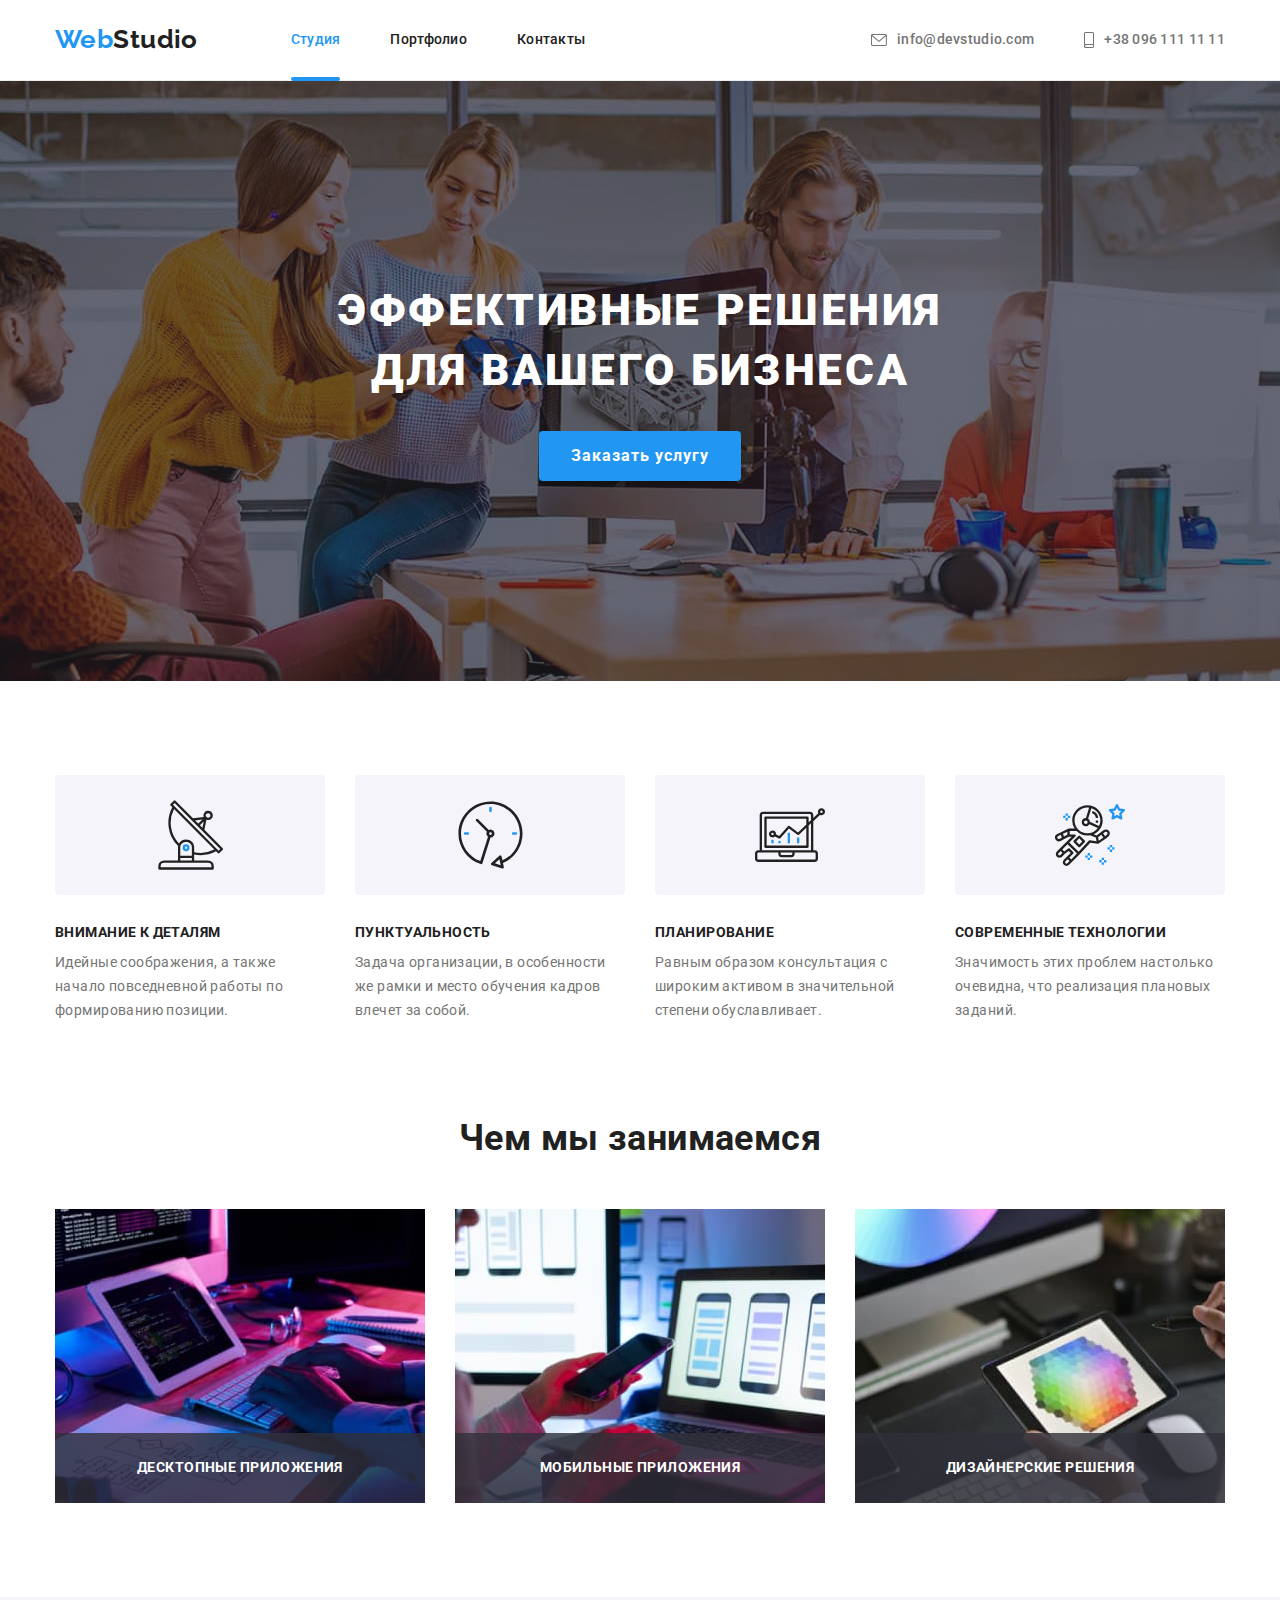
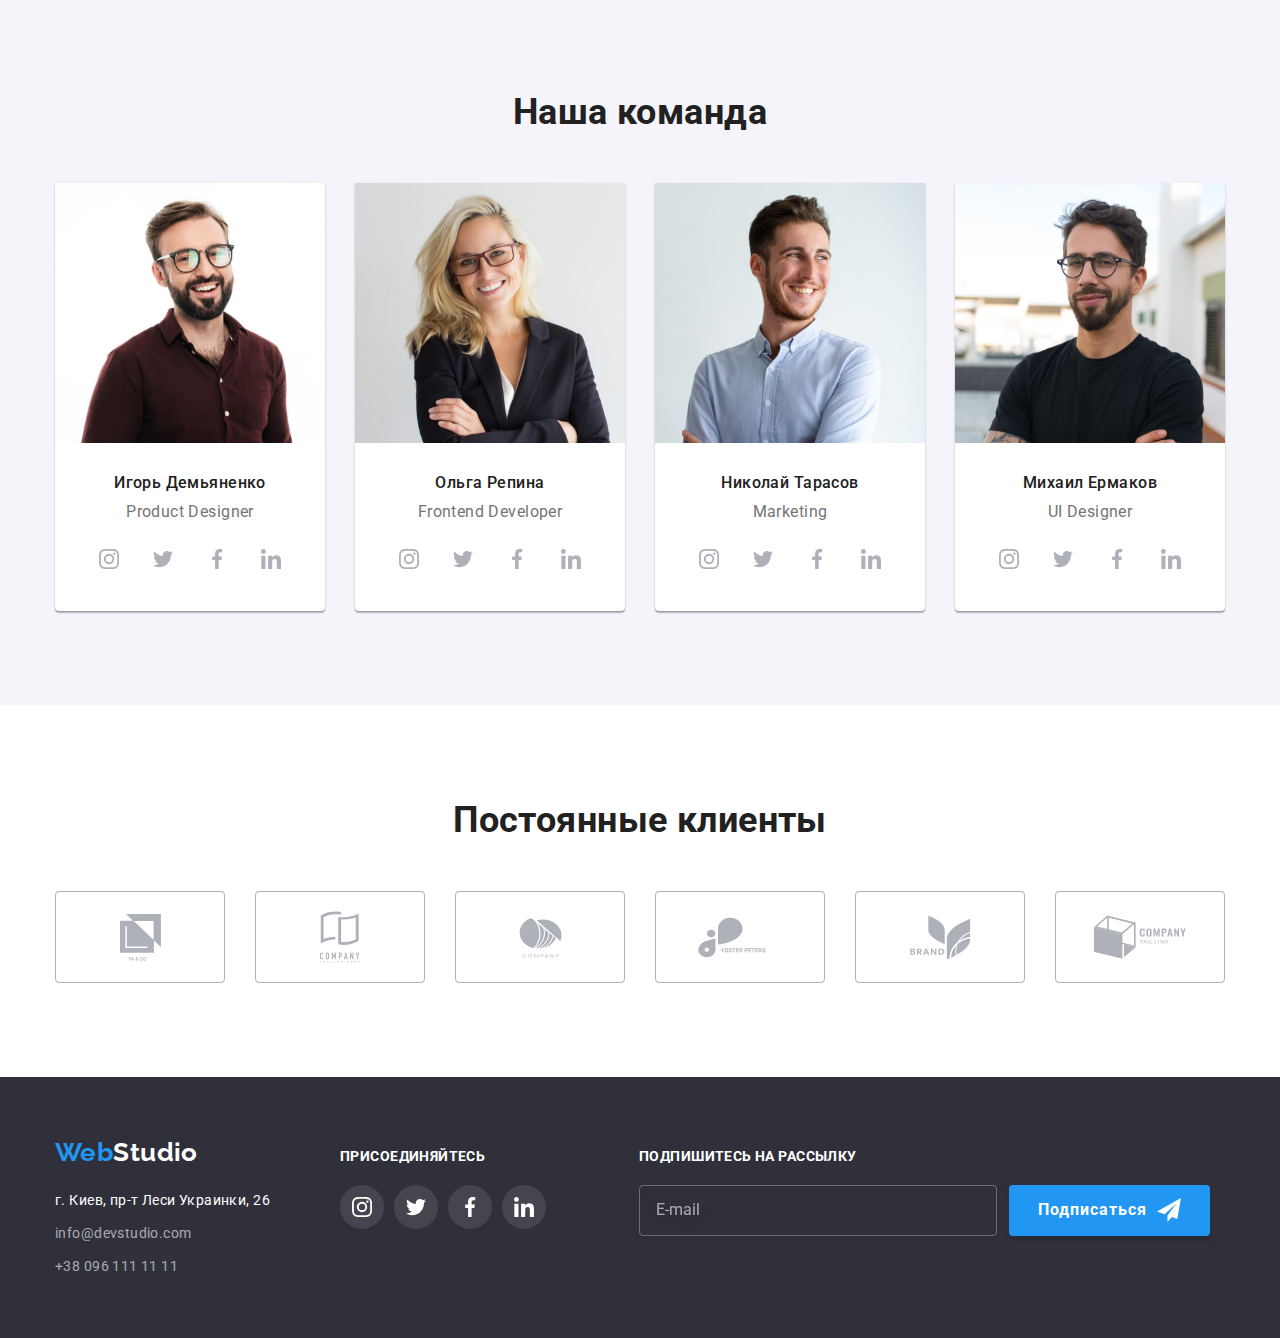
<file: index.html>
<!DOCTYPE html>
<html lang="ru">
  <head>
    <meta charset="UTF-8" />
    <meta http-equiv="X-UA-Compatible" content="IE=edge" />
    <meta name="viewport" content="width=device-width, initial-scale=1.0" />
    <title>Document</title>
    <link rel="preconnect" href="https://fonts.googleapis.com" />
    <link rel="preconnect" href="https://fonts.gstatic.com" crossorigin />
    <link
      href="https://fonts.googleapis.com/css2?family=Raleway:wght@700&family=Roboto:wght@400;500;700;900&display=swap"
      rel="stylesheet"
    />
    <link
      rel="stylesheet"
      href="https://cdnjs.cloudflare.com/ajax/libs/modern-normalize/1.1.0/modern-normalize.min.css"
    />
    <link rel="stylesheet" href="./css/style.css" />
  </head>
  <body>
    <!-- Шапка сайта -->
    <header class="page-header">
      <div class="main-nav container">
        <nav class="main-nav">
          <a href="./index.html" lang="en" class="logo">
            <span class="logo-accent">Web</span>Studio</a
          >
          <ul class="site-nav list">
            <li class="item"><a href="./index.html" class="site-nav-link current">Студия</a></li>
            <li class="item"><a href="./portfolio.html" class="site-nav-link">Портфолио</a></li>
            <li class="item"><a href="" class="site-nav-link">Контакты</a></li>
          </ul>
        </nav>

        <ul class="main-contact list">
          <li class="item">
            <a href="mailto:info@devstudio.com" class="main-contact-link">
              <svg class="main-contact-icon" width="16" height="12">
                <use href="./images/icons.svg#icon-envelope"></use></svg
              >info@devstudio.com</a
            >
          </li>
          <li class="item">
            <a href="tel:+380961111111" class="main-contact-link">
              <svg class="main-contact-icon" width="10" height="16">
                <use href="./images/icons.svg#icon-smartphone"></use></svg
              >+38 096 111 11 11</a
            >
          </li>
        </ul>
      </div>
    </header>
    <main>
      <!-- Секция герой -->
      <section class="hero">
        <div class="container">
          <h1 class="hero-title">ЭФФЕКТИВНЫЕ РЕШЕНИЯ ДЛЯ ВАШЕГО БИЗНЕСА</h1>
          <button data-modal-open type="button" class="hero-button">Заказать услугу</button>
        </div>
      </section>
      <!-- Качества команды -->
      <section class="quality-section section">
        <div class="container">
          <h2 class="section-title" hidden>Качества команды</h2>
          <ul class="quality-list list">
            <li class="quality-item">
              <div class="quality-thumb">
                <svg class="quality-icon" width="65" height="70">
                  <use href="./images/icons.svg#icon-Group"></use>
                </svg>
              </div>
              <h3 class="quality-list-title">ВНИМАНИЕ К ДЕТАЛЯМ</h3>
              <p class="qulity-list-text">
                Идейные соображения, а также начало повседневной работы по формированию позиции.
              </p>
            </li>

            <li class="quality-item">
              <div class="quality-thumb">
                <svg class="quality-icon" width="67" height="70">
                  <use href="./images/icons.svg#icon-clock-1"></use>
                </svg>
              </div>
              <h3 class="quality-list-title">ПУНКТУАЛЬНОСТЬ</h3>
              <p class="qulity-list-text">
                Задача организации, в особенности же рамки и место обучения кадров влечет за собой.
              </p>
            </li>

            <li class="quality-item">
              <div class="quality-thumb">
                <svg class="quality-icon" width="70" height="70">
                  <use href="./images/icons.svg#icon-diagram-1"></use>
                </svg>
              </div>
              <h3 class="quality-list-title">ПЛАНИРОВАНИЕ</h3>
              <p class="qulity-list-text">
                Равным образом консультация с широким активом в значительной степени обуславливает.
              </p>
            </li>

            <li class="quality-item">
              <div class="quality-thumb">
                <svg class="quality-icon" width="70" height="70">
                  <use href="./images/icons.svg#icon-astronaut-1"></use>
                </svg>
              </div>
              <h3 class="quality-list-title">СОВРЕМЕННЫЕ ТЕХНОЛОГИИ</h3>
              <p class="qulity-list-text">
                Значимость этих проблем настолько очевидна, что реализация плановых заданий.
              </p>
            </li>
          </ul>
        </div>
      </section>
      <!-- Чем мы занимаемся -->
      <section class="working-section">
        <div class="container">
          <h2 class="section-title">Чем мы занимаемся</h2>
          <ul class="working-list list">
            <li class="working-item">
              <div class="working-card">
                <img src="./images/development.jpg" alt="верстка" width="370" height="294" />
                <div class="card-caption-box">
                  <p class="card-caption">Десктопные приложения</p>
                </div>
              </div>
            </li>
            <li class="working-item">
              <div class="working-card">
                <img src="./images/design.jpg" alt="дизайн" width="370" height="294" />
                <div class="card-caption-box">
                  <p class="card-caption">Мобильные приложения</p>
                </div>
              </div>
            </li>
            <li class="working-item">
              <div class="working-card">
                <img
                  src="./images/colorpalette.jpg"
                  alt="внешнее оформление"
                  width="370"
                  height="294"
                />
                <div class="card-caption-box">
                  <p class="card-caption">Дизайнерские решения</p>
                </div>
              </div>
            </li>
          </ul>
        </div>
      </section>
      <!-- Наша команда -->
      <section class="team-section section">
        <div class="container">
          <h2 class="section-title">Наша команда</h2>
          <ul class="team-list list">
            <li class="team-list-item">
              <img src="./images/igor.jpg" alt="Член команды Игорь Демьяненко" width="270" />
              <div class="team-signature">
                <h3 class="team-list-name">Игорь Демьяненко</h3>
                <p class="team-list-position" lang="en">Product Designer</p>
                <ul class="social-networks list">
                  <li class="social-item">
                    <a
                      href=""
                      target="_blank"
                      rel="nofollow noreferrer noopener"
                      class="social-link"
                    >
                      <svg class="social-icon">
                        <use href="./images/icons.svg#icon-instagram-2"></use>
                      </svg>
                    </a>
                  </li>
                  <li class="social-item">
                    <a
                      href=""
                      target="_blank"
                      rel="nofollow noreferrer noopener"
                      class="social-link"
                    >
                      <svg class="social-icon">
                        <use href="./images/icons.svg#icon-twitter-1"></use>
                      </svg>
                    </a>
                  </li>
                  <li class="social-item">
                    <a
                      href=""
                      target="_blank"
                      rel="nofollow noreferrer noopener"
                      class="social-link"
                    >
                      <svg class="social-icon">
                        <use href="./images/icons.svg#icon-facebook-1"></use>
                      </svg>
                    </a>
                  </li>
                  <li class="social-item">
                    <a
                      href=""
                      target="_blank"
                      rel="nofollow noreferrer noopener"
                      class="social-link"
                    >
                      <svg class="social-icon">
                        <use href="./images/icons.svg#icon-linkedin-1"></use>
                      </svg>
                    </a>
                  </li>
                </ul>
              </div>
            </li>
            <li class="team-list-item">
              <img src="./images/olga.jpg" alt="Член команды Ольга Репина" width="270" />
              <div class="team-signature">
                <h3 class="team-list-name">Ольга Репина</h3>
                <p class="team-list-position" lang="en">Frontend Developer</p>
                <ul class="social-networks list">
                  <li class="social-item">
                    <a
                      href=""
                      target="_blank"
                      rel="nofollow noreferrer noopener"
                      class="social-link"
                    >
                      <svg class="social-icon">
                        <use href="./images/icons.svg#icon-instagram-2"></use>
                      </svg>
                    </a>
                  </li>
                  <li class="social-item">
                    <a
                      href=""
                      target="_blank"
                      rel="nofollow noreferrer noopener"
                      class="social-link"
                    >
                      <svg class="social-icon">
                        <use href="./images/icons.svg#icon-twitter-1"></use>
                      </svg>
                    </a>
                  </li>
                  <li class="social-item">
                    <a
                      href=""
                      target="_blank"
                      rel="nofollow noreferrer noopener"
                      class="social-link"
                    >
                      <svg class="social-icon">
                        <use href="./images/icons.svg#icon-facebook-1"></use>
                      </svg>
                    </a>
                  </li>
                  <li class="social-item">
                    <a
                      href=""
                      target="_blank"
                      rel="nofollow noreferrer noopener"
                      class="social-link"
                    >
                      <svg class="social-icon">
                        <use href="./images/icons.svg#icon-linkedin-1"></use>
                      </svg>
                    </a>
                  </li>
                </ul>
              </div>
            </li>
            <li class="team-list-item">
              <img src="./images/nicolas.jpg" alt="Член команды Николай Тарасов" width="270" />
              <div class="team-signature">
                <h3 class="team-list-name">Николай Тарасов</h3>
                <p class="team-list-position" lang="en">Marketing</p>
                <ul class="social-networks list">
                  <li class="social-item">
                    <a
                      href=""
                      target="_blank"
                      rel="nofollow noreferrer noopener"
                      class="social-link"
                    >
                      <svg class="social-icon">
                        <use href="./images/icons.svg#icon-instagram-2"></use>
                      </svg>
                    </a>
                  </li>
                  <li class="social-item">
                    <a
                      href=""
                      target="_blank"
                      rel="nofollow noreferrer noopener"
                      class="social-link"
                    >
                      <svg class="social-icon">
                        <use href="./images/icons.svg#icon-twitter-1"></use>
                      </svg>
                    </a>
                  </li>
                  <li class="social-item">
                    <a
                      href=""
                      target="_blank"
                      rel="nofollow noreferrer noopener"
                      class="social-link"
                    >
                      <svg class="social-icon">
                        <use href="./images/icons.svg#icon-facebook-1"></use>
                      </svg>
                    </a>
                  </li>
                  <li class="social-item">
                    <a
                      href=""
                      target="_blank"
                      rel="nofollow noreferrer noopener"
                      class="social-link"
                    >
                      <svg class="social-icon">
                        <use href="./images/icons.svg#icon-linkedin-1"></use>
                      </svg>
                    </a>
                  </li>
                </ul>
              </div>
            </li>
            <li class="team-list-item">
              <img src="./images/misha.jpg" alt="Член команды Михаил Ермаков" width="270" />
              <div class="team-signature">
                <h3 class="team-list-name">Михаил Ермаков</h3>
                <p class="team-list-position" lang="en">UI Designer</p>
                <ul class="social-networks list">
                  <li class="social-item">
                    <a
                      href=""
                      target="_blank"
                      rel="nofollow noreferrer noopener"
                      class="social-link"
                    >
                      <svg class="social-icon">
                        <use href="./images/icons.svg#icon-instagram-2"></use>
                      </svg>
                    </a>
                  </li>
                  <li class="social-item">
                    <a
                      href=""
                      target="_blank"
                      rel="nofollow noreferrer noopener"
                      class="social-link"
                    >
                      <svg class="social-icon">
                        <use href="./images/icons.svg#icon-twitter-1"></use>
                      </svg>
                    </a>
                  </li>
                  <li class="social-item">
                    <a
                      href=""
                      target="_blank"
                      rel="nofollow noreferrer noopener"
                      class="social-link"
                    >
                      <svg class="social-icon">
                        <use href="./images/icons.svg#icon-facebook-1"></use>
                      </svg>
                    </a>
                  </li>
                  <li class="social-item">
                    <a
                      href=""
                      target="_blank"
                      rel="nofollow noreferrer noopener"
                      class="social-link"
                    >
                      <svg class="social-icon">
                        <use href="./images/icons.svg#icon-linkedin-1"></use>
                      </svg>
                    </a>
                  </li>
                </ul>
              </div>
            </li>
          </ul>
        </div>
      </section>
      <section class="clients section">
        <div class="container">
          <h2 class="clients-title">Постоянные клиенты</h2>
          <ul class="clients-list list">
            <li class="clients-item">
              <a href="" target="_blank" rel="nofollow noreferrer noopener" class="clients-link">
                <svg class="clients-icon" width="41" height="47">
                  <use href="./images/icons.svg#icon-group-1"></use>
                </svg>
              </a>
            </li>
            <li class="clients-item">
              <a href="" target="_blank" rel="nofollow noreferrer noopener" class="clients-link">
                <svg class="clients-icon" width="40" height="52">
                  <use href="./images/icons.svg#icon-group-2"></use>
                </svg>
              </a>
            </li>
            <li class="clients-item">
              <a href="" target="_blank" rel="nofollow noreferrer noopener" class="clients-link">
                <svg class="clients-icon" width="43" height="41">
                  <use href="./images/icons.svg#icon-group-3"></use>
                </svg>
              </a>
            </li>
            <li class="clients-item">
              <a href="" target="_blank" rel="nofollow noreferrer noopener" class="clients-link">
                <svg class="clients-icon" width="84" height="41">
                  <use href="./images/icons.svg#icon-group-4"></use>
                </svg>
              </a>
            </li>
            <li class="clients-item">
              <a href="" target="_blank" rel="nofollow noreferrer noopener" class="clients-link">
                <svg class="clients-icon" width="63" height="45">
                  <use href="./images/icons.svg#icon-group-5"></use>
                </svg>
              </a>
            </li>
            <li class="clients-item">
              <a href="" target="_blank" rel="nofollow noreferrer noopener" class="clients-link">
                <svg class="clients-icon" width="94" height="44">
                  <use href="./images/icons.svg#icon-group-6"></use>
                </svg>
              </a>
            </li>
          </ul>
        </div>
      </section>
    </main>

    <!-- Подвал сайта -->
    <footer class="footer">
      <div class="container footer-flex">
        <div class="footer-box">
          <a href="./index.html" lang="en" class="logo">
            <span class="logo-accent">Web</span>Studio</a
          >
          <address>
            <ul class="address list">
              <li class="address-item">
                <a
                  class="address-link"
                  href="https://goo.gl/maps/cTay3ysUZgRBHp5K7"
                  target="_blank"
                  rel="noopener noreferrer"
                  >г. Киев, пр-т Леси Украинки, 26</a
                >
              </li>
              <li class="address-item">
                <a class="address-link" href="mailto:info@devstudio.com">info@devstudio.com</a>
              </li>
              <li class="address-item">
                <a class="address-link" href="tel:+380961111111">+38 096 111 11 11</a>
              </li>
            </ul>
          </address>
        </div>
        <div class="join-box">
          <strong class="join-title">Присоединяйтесь</strong>
          <ul class="footer-social-networks list">
            <li class="footer-social-item">
              <a
                href=""
                target="_blank"
                rel="nofollow noreferrer noopener"
                class="footer-social-link"
              >
                <svg class="footer-social-icon">
                  <use href="./images/icons.svg#icon-instagram-2"></use>
                </svg>
              </a>
            </li>
            <li class="footer-social-item">
              <a
                href=""
                target="_blank"
                rel="nofollow noreferrer noopener"
                class="footer-social-link"
              >
                <svg class="footer-social-icon">
                  <use href="./images/icons.svg#icon-twitter-1"></use>
                </svg>
              </a>
            </li>
            <li class="footer-social-item">
              <a
                href=""
                target="_blank"
                rel="nofollow noreferrer noopener"
                class="footer-social-link"
              >
                <svg class="footer-social-icon">
                  <use href="./images/icons.svg#icon-facebook-1"></use>
                </svg>
              </a>
            </li>
            <li class="footer-social-item">
              <a
                href=""
                target="_blank"
                rel="nofollow noreferrer noopener"
                class="footer-social-link"
              >
                <svg class="footer-social-icon">
                  <use href="./images/icons.svg#icon-linkedin-1"></use>
                </svg>
              </a>
            </li>
          </ul>
        </div>
        <div class="subscribe-box">
          <strong class="subscribe-title">Подпишитесь на рассылку</strong>
          <div class="form-box">
            <form class="footer-form">
              <label>
                <input class="subscribe-input" type="email" name="email" placeholder="E-mail" />
              </label>
            </form>
            <button type="submit" class="subscribe-button">
              Подписаться
              <svg class="subscribe-icon" width="24" height="24">
                <use href="./images/icons.svg#icon-send"></use>
              </svg>
            </button>
          </div>
        </div>
      </div>
    </footer>

    <!--Модальное окно-->
    <div class="backdrop is-hidden" data-modal>
      <div class="modal">
        <form class="modal-form">
          <strong class="modal-title">Оставьте свои данные, мы вам перезвоним</strong>

          <label class="form-field">
            <span class="form-label">Имя</span>
            <svg class="modal-svg" width="18" height="18">
              <use href="./images/icons.svg#icon-person-black"></use>
            </svg>
            <input class="modal-input" type="text" name="name" />
          </label>

          <label class="form-field">
            <span class="form-label">Телефон</span>
            <svg class="modal-svg" width="18" height="18">
              <use href="./images/icons.svg#icon-phone-black"></use></svg
            ><input class="modal-input" type="tel" name="phone_number" />
          </label>

          <label class="form-field">
            <span class="form-label">Почта</span>
            <svg class="modal-svg" width="18" height="18">
              <use href="./images/icons.svg#icon-email-black"></use></svg
            ><input class="modal-input" type="email" name="email" />
          </label>

          <label class="form-field"
            ><span class="form-label">Комментарий</span>
            <textarea
              class="form-comment"
              name="comment"
              rows="6"
              placeholder="Введите текст"
            ></textarea>
          </label>
          <label class="checkbox-field">
            <input type="checkbox" class="checkbox" name="check-mark" />
            <svg class="icon-frame" width="16" height="15">
              <use href="./images/icons.svg#icon-frame"></use>
            </svg>
            <svg class="icon-check" width="16" height="15">
              <use href="./images/icons.svg#icon-check"></use>
            </svg>
            <span class="checkbox-label">Соглашаюсь с рассылкой и принимаю</span>
            <a class="terms-link" href="" target="_blank"> Условия договора</a>
          </label>
          <button type="submit" class="send-button">Отправить</button>
        </form>
        <button data-modal-close type="button" class="close-button">
          <svg class="modal-icon" width="18" height="18">
            <use href="./images/icons.svg#icon-close"></use>
          </svg>
        </button>
      </div>
    </div>
    <script src="./js/modal.js"></script>
  </body>
</html>
</file>
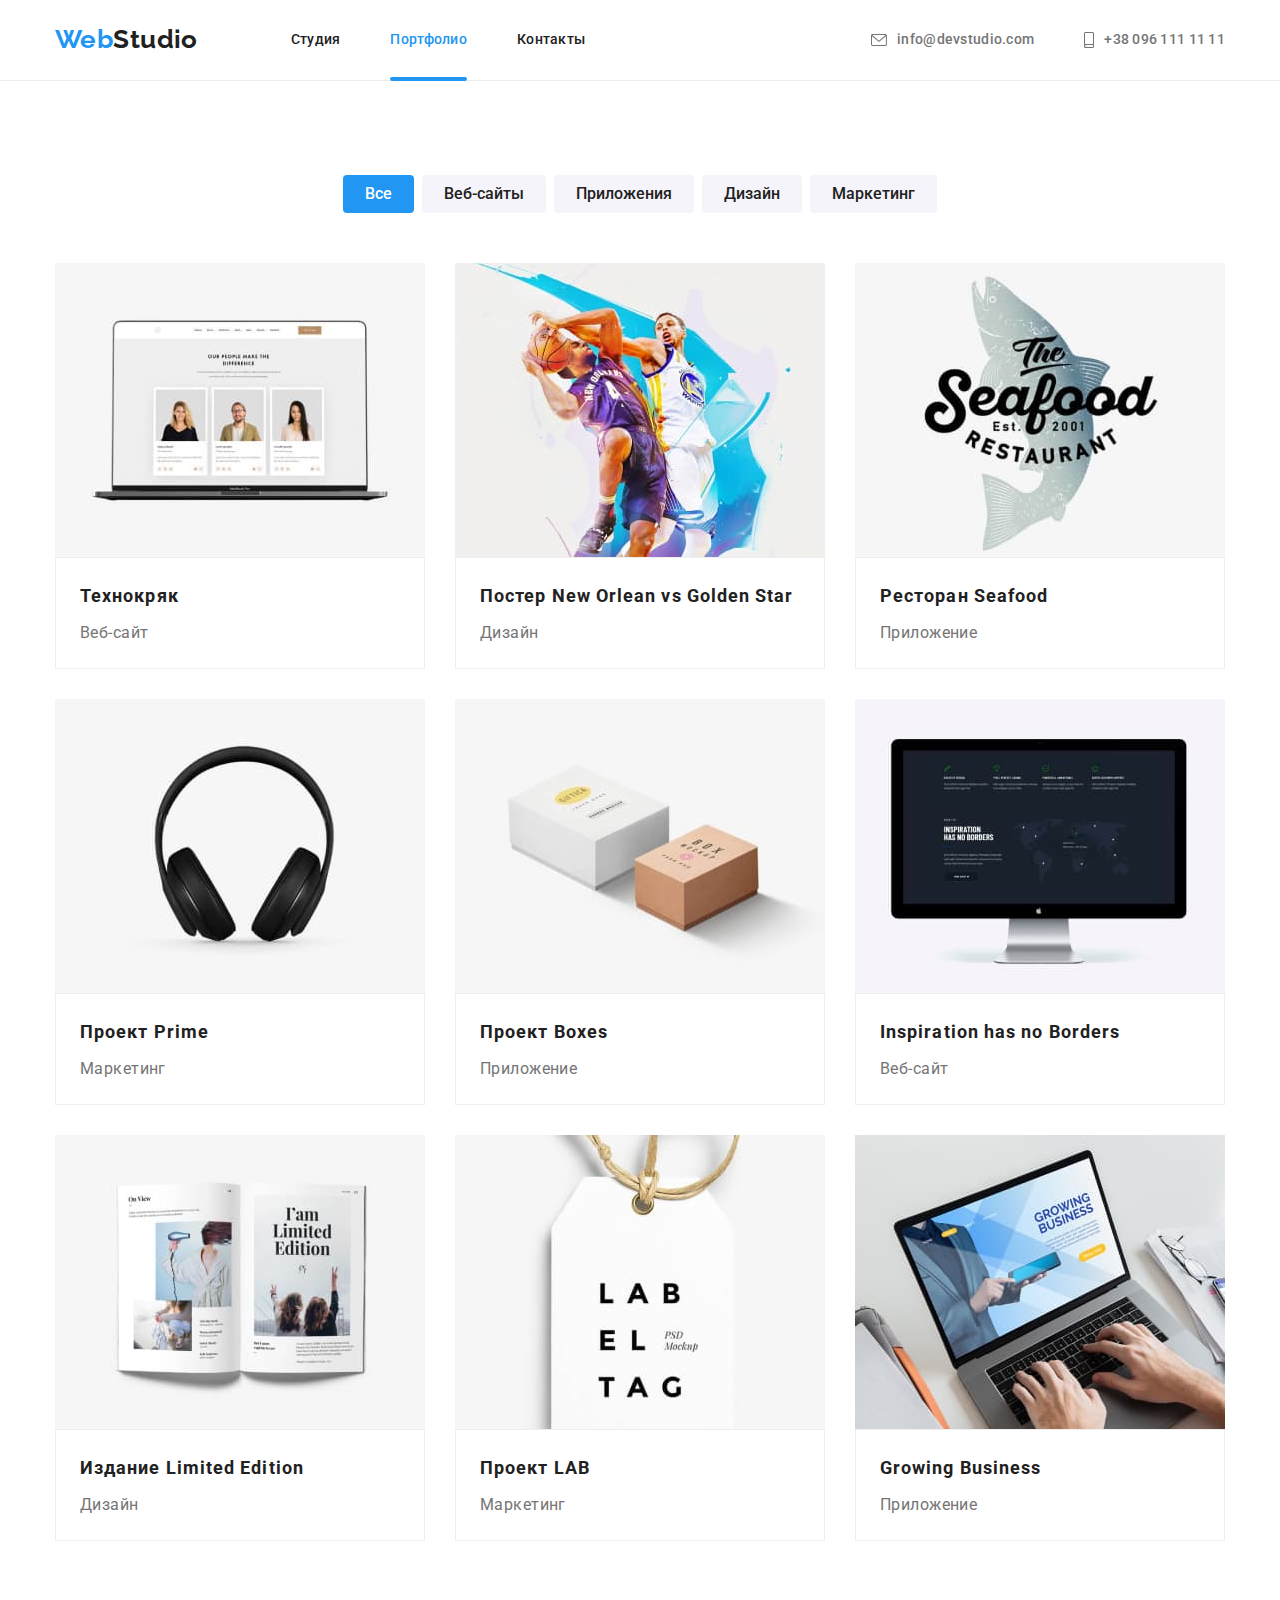
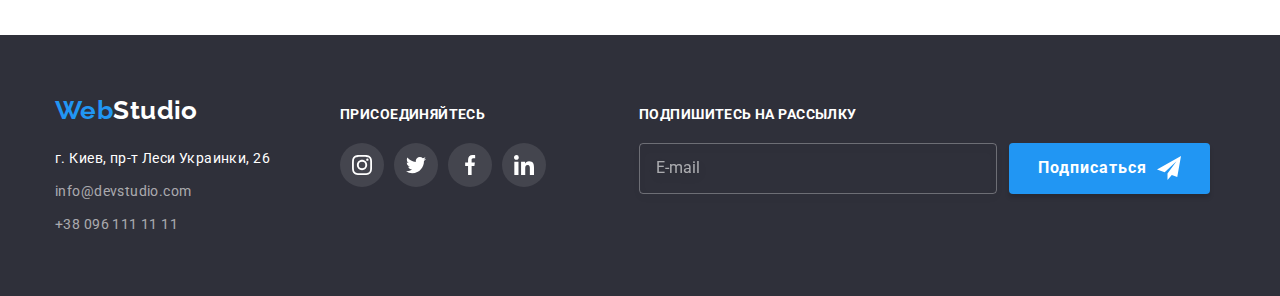
<file: portfolio.html>
<!DOCTYPE html>
<html lang="ru">
  <head>
    <meta charset="UTF-8" />
    <meta http-equiv="X-UA-Compatible" content="IE=edge" />
    <meta name="viewport" content="width=device-width, initial-scale=1.0" />
    <title>Document</title>
    <link rel="preconnect" href="https://fonts.googleapis.com" />
    <link rel="preconnect" href="https://fonts.gstatic.com" crossorigin />
    <link
      href="https://fonts.googleapis.com/css2?family=Raleway:wght@700&family=Roboto:wght@400;500;700;900&display=swap"
      rel="stylesheet"
    />
    <link
      rel="stylesheet"
      href="https://cdnjs.cloudflare.com/ajax/libs/modern-normalize/1.1.0/modern-normalize.min.css"
    />
    <link rel="stylesheet" href="./css/style.css" />
  </head>

  <body>
    <!-- Шапка сайта -->
    <header class="page-header">
      <div class="main-nav container">
        <nav class="main-nav">
          <a href="./index.html" lang="en" class="logo">
            <span class="logo-accent">Web</span>Studio</a
          >
          <ul class="site-nav list">
            <li class="item"><a href="./index.html" class="site-nav-link">Студия</a></li>
            <li class="item">
              <a href="./portfolio.html" class="site-nav-link current">Портфолио</a>
            </li>
            <li class="item"><a href="" class="site-nav-link">Контакты</a></li>
          </ul>
        </nav>

        <ul class="main-contact list">
          <li class="item">
            <a href="mailto:info@devstudio.com" class="main-contact-link">
              <svg class="main-contact-icon" width="16" height="12">
                <use href="./images/icons.svg#icon-envelope"></use></svg
              >info@devstudio.com</a
            >
          </li>
          <li class="item">
            <a href="tel:+380961111111" class="main-contact-link">
              <svg class="main-contact-icon" width="10" height="16">
                <use href="./images/icons.svg#icon-smartphone"></use></svg
              >+38 096 111 11 11</a
            >
          </li>
        </ul>
      </div>
    </header>

    <!-- Главный контент страницы -->
    <!-- Список проектов -->
    <main>
      <section class="section">
        <h1 hidden>Список проектов</h1>
        <ul class="filter list container">
          <li class="filter-item"><button type="button" class="button current">Все</button></li>
          <li class="filter-item"><button type="button" class="button">Веб-сайты</button></li>
          <li class="filter-item"><button type="button" class="button">Приложения</button></li>
          <li class="filter-item"><button type="button" class="button">Дизайн</button></li>
          <li class="filter-item"><button type="button" class="button">Маркетинг</button></li>
        </ul>

        <ul class="projects list container">
          <li class="projects-item">
            <a href="" class="link"
              ><div class="projects-thumb">
                <img src="./images/techpark.jpg" alt="Сайт Технокряк" width="370" />
                <div class="projects-overlay">
                  <p class="pre-text">
                    Ресурс предлагает комплексные предложения с разным уровнем функционала и
                    сервисов. Все это позволит посетителю получить исчерпывающие сведения о компании
                    или частном лице.
                  </p>
                </div>
              </div>

              <div class="card-description">
                <h2 class="projects-title">Технокряк</h2>
                <p class="projects-type">Веб-сайт</p>
              </div>
            </a>
          </li>
          <li class="projects-item">
            <a href="" class="link"
              ><div class="projects-thumb">
                <img
                  src="./images/neworleanposter.jpg"
                  alt="Постер команды Нью Орлеан"
                  width="370"
                />
                <div class="projects-overlay">
                  <p class="pre-text">
                    Ресурс предлагает комплексные предложения с разным уровнем функционала и
                    сервисов. Все это позволит посетителю получить исчерпывающие сведения о компании
                    или частном лице.
                  </p>
                </div>
              </div>
              <div class="card-description">
                <h2 class="projects-title">
                  Постер <span lang="en"> New Orlean vs Golden Star</span>
                </h2>
                <p class="projects-type">Дизайн</p>
              </div>
            </a>
          </li>
          <li class="projects-item">
            <a href="" class="link"
              ><div class="projects-thumb">
                <img src="./images/seafood.jpg" alt="Постер ресторана SeaFood" width="370" />
                <div class="projects-overlay">
                  <p class="pre-text">
                    Ресурс предлагает комплексные предложения с разным уровнем функционала и
                    сервисов. Все это позволит посетителю получить исчерпывающие сведения о компании
                    или частном лице.
                  </p>
                </div>
              </div>
              <div class="card-description">
                <h2 class="projects-title">Ресторан <span lang="en">Seafood</span></h2>
                <p class="projects-type">Приложение</p>
              </div>
            </a>
          </li>
          <li class="projects-item">
            <a href="" class="link"
              ><div class="projects-thumb">
                <img src="./images/projectprime.jpg" alt="Лого проекта Prime" width="370" />
                <div class="projects-overlay">
                  <p class="pre-text">
                    Ресурс предлагает комплексные предложения с разным уровнем функционала и
                    сервисов. Все это позволит посетителю получить исчерпывающие сведения о компании
                    или частном лице.
                  </p>
                </div>
              </div>
              <div class="card-description">
                <h2 class="projects-title">Проект <span lang="en">Prime</span></h2>
                <p class="projects-type">Маркетинг</p>
              </div>
            </a>
          </li>
          <li class="projects-item">
            <a href="" class="link"
              ><div class="projects-thumb">
                <img src="./images/projectboxes.jpg" alt="Лого проекта Boxes" width="370" />
                <div class="projects-overlay">
                  <p class="pre-text">
                    Ресурс предлагает комплексные предложения с разным уровнем функционала и
                    сервисов. Все это позволит посетителю получить исчерпывающие сведения о компании
                    или частном лице.
                  </p>
                </div>
              </div>
              <div class="card-description">
                <h2 class="projects-title">Проект <span lang="en">Boxes</span></h2>
                <p class="projects-type">Приложение</p>
              </div>
            </a>
          </li>
          <li class="projects-item">
            <a href="" class="link"
              ><div class="projects-thumb">
                <img
                  src="./images/websaitinspiration.jpg"
                  alt="Сайт Inspiration has no Borders"
                  width="370"
                />
                <div class="projects-overlay">
                  <p class="pre-text">
                    Ресурс предлагает комплексные предложения с разным уровнем функционала и
                    сервисов. Все это позволит посетителю получить исчерпывающие сведения о компании
                    или частном лице.
                  </p>
                </div>
              </div>
              <div class="card-description">
                <h2 class="projects-title" lang="en">Inspiration has no Borders</h2>
                <p class="projects-type">Веб-сайт</p>
              </div>
            </a>
          </li>
          <li class="projects-item">
            <a href="" class="link"
              ><div class="projects-thumb">
                <img
                  src="./images/limitededition.jpg"
                  alt="Журнал со старницей издания Limited Edition"
                  width="370"
                />
                <div class="projects-overlay">
                  <p class="pre-text">
                    Ресурс предлагает комплексные предложения с разным уровнем функционала и
                    сервисов. Все это позволит посетителю получить исчерпывающие сведения о компании
                    или частном лице.
                  </p>
                </div>
              </div>
              <div class="card-description">
                <h2 class="projects-title">Издание <span lang="en">Limited Edition</span></h2>
                <p class="projects-type">Дизайн</p>
              </div>
            </a>
          </li>
          <li class="projects-item">
            <a href="" class="link"
              ><div class="projects-thumb">
                <img src="./images/projectlab.jpg" alt="<Бирка LABELTAG" width="370" />
                <div class="projects-overlay">
                  <p class="pre-text">
                    Ресурс предлагает комплексные предложения с разным уровнем функционала и
                    сервисов. Все это позволит посетителю получить исчерпывающие сведения о компании
                    или частном лице.
                  </p>
                </div>
              </div>
              <div class="card-description">
                <h2 class="projects-title">Проект <span lang="en">LAB</span></h2>
                <p class="projects-type">Маркетинг</p>
              </div>
            </a>
          </li>
          <li class="projects-item">
            <a href="" class="link"
              ><div class="projects-thumb">
                <img
                  src="./images/growingbusiness.jpg"
                  alt="Сайт Growing Business на ноутбуке"
                  width="370"
                />
                <div class="projects-overlay">
                  <p class="pre-text">
                    Ресурс предлагает комплексные предложения с разным уровнем функционала и
                    сервисов. Все это позволит посетителю получить исчерпывающие сведения о компании
                    или частном лице.
                  </p>
                </div>
              </div>
              <div class="card-description">
                <h2 class="projects-title" lang="en">Growing Business</h2>
                <p class="projects-type">Приложение</p>
              </div>
            </a>
          </li>
        </ul>
      </section>
    </main>

    <!-- Подвал сайта -->
    <footer class="footer">
      <div class="container footer-flex">
        <div class="footer-box">
          <a href="./index.html" lang="en" class="logo">
            <span class="logo-accent">Web</span>Studio</a
          >
          <address>
            <ul class="address list">
              <li class="address-item">
                <a
                  class="address-link"
                  href="https://goo.gl/maps/cTay3ysUZgRBHp5K7"
                  target="_blank"
                  rel="noopener noreferrer"
                  >г. Киев, пр-т Леси Украинки, 26</a
                >
              </li>
              <li class="address-item">
                <a class="address-link" href="mailto:info@devstudio.com">info@devstudio.com</a>
              </li>
              <li class="address-item">
                <a class="address-link" href="tel:+380961111111">+38 096 111 11 11</a>
              </li>
            </ul>
          </address>
        </div>
        <div class="join-box">
          <strong class="join-title">Присоединяйтесь</strong>
          <ul class="footer-social-networks list">
            <li class="footer-social-item">
              <a
                href=""
                target="_blank"
                rel="nofollow noreferrer noopener"
                class="footer-social-link"
              >
                <svg class="footer-social-icon">
                  <use href="./images/icons.svg#icon-instagram-2"></use>
                </svg>
              </a>
            </li>
            <li class="footer-social-item">
              <a
                href=""
                target="_blank"
                rel="nofollow noreferrer noopener"
                class="footer-social-link"
              >
                <svg class="footer-social-icon">
                  <use href="./images/icons.svg#icon-twitter-1"></use>
                </svg>
              </a>
            </li>
            <li class="footer-social-item">
              <a
                href=""
                target="_blank"
                rel="nofollow noreferrer noopener"
                class="footer-social-link"
              >
                <svg class="footer-social-icon">
                  <use href="./images/icons.svg#icon-facebook-1"></use>
                </svg>
              </a>
            </li>
            <li class="footer-social-item">
              <a
                href=""
                target="_blank"
                rel="nofollow noreferrer noopener"
                class="footer-social-link"
              >
                <svg class="footer-social-icon">
                  <use href="./images/icons.svg#icon-linkedin-1"></use>
                </svg>
              </a>
            </li>
          </ul>
        </div>
        <div class="subscribe-box">
          <strong class="subscribe-title">Подпишитесь на рассылку</strong>
          <div class="form-box">
            <form class="footer-form">
              <label>
                <input class="subscribe-input" type="email" name="email" placeholder="E-mail" />
              </label>
            </form>
            <button type="submit" class="subscribe-button">
              Подписаться
              <svg class="subscribe-icon" width="24" height="24">
                <use href="./images/icons.svg#icon-send"></use>
              </svg>
            </button>
          </div>
        </div>
      </div>
    </footer>
  </body>
</html>
</file>
<file: css/style.css>
:root {
  --primary-text-color: #212121;
  --secondary-text-color: #757575;
  --accent-color: #2196f3;
  --white-color: #ffffff;
  --footer-contacts-color: rgba(255, 255, 255, 0.6);
  --background-dark-color: #2f303a;
  --background-grey-color: #f5f4fa;
  --background-light-color: #e5e5e5;
  --timing-function: cubic-bezier(0.4, 0, 0.2, 1);
}

body {
  font-family: Roboto, sans-serif;
  color: var(--primary-text-color);
  letter-spacing: 0.03em;
  font-size: 14px;
}

button {
  font-family: inherit;
}

img {
  display: block;
  max-width: 100%;
  height: auto;
}

.list {
  padding: 0;
  margin: 0;
  list-style: none;
}

.section {
  padding: 94px 0;
}

.section-title {
  margin-bottom: 50px;
  margin-top: 0;

  font-weight: 700;
  font-size: 36px;
  line-height: 1.17;
  text-align: center;
}

.container {
  margin-left: auto;
  margin-right: auto;
  padding-left: 15px;
  padding-right: 15px;
  width: 1200px;
}

/* Header */
.page-header {
  border-bottom: 1px solid #ececec;
}

.main-nav {
  display: flex;
  align-items: center;
}

.logo {
  display: block;
  padding-top: 24px;
  padding-bottom: 25px;

  color: var(--primary-text-color);
  font-family: Raleway, sans-serif;
  font-weight: 700;
  font-size: 26px;
  line-height: 1.19;
  text-decoration: none;
}

.logo-accent {
  color: var(--accent-color);
}

.site-nav {
  display: flex;
  margin-left: 93px;
}

.site-nav .item:not(:last-child) {
  margin-right: 50px;
}

.site-nav-link {
  position: relative;

  display: block;
  padding-top: 32px;
  padding-bottom: 32px;

  color: var(--primary-text-color);
  font-weight: 500;
  line-height: 1.14;
  letter-spacing: 0.02em;
  text-decoration: none;

  transition: color 250ms var(--timing-function);
}

.site-nav-link:hover,
.site-nav-link:focus {
  color: var(--accent-color);
}

.site-nav-link.current {
  color: var(--accent-color);
}

.site-nav-link.current::after {
  content: '';
  position: absolute;
  bottom: -1px;

  display: block;
  width: 100%;
  height: 4px;

  background: var(--accent-color);
  border-radius: 2px;
}

.main-contact {
  margin-left: auto;
  display: flex;
}

.main-contact .item + .item {
  margin-left: 50px;
}

.main-contact-link {
  display: flex;
  justify-content: center;
  align-items: center;
  padding-top: 32px;
  padding-bottom: 32px;

  color: var(--secondary-text-color);
  font-weight: 500;
  line-height: 1.14;
  letter-spacing: 0.02em;
  text-decoration: none;

  transition: color 250ms var(--timing-function);
}

.main-contact-icon {
  margin-right: 10px;
  fill: currentColor;
}

.main-contact-link:hover,
.main-contact-link:focus {
  color: var(--accent-color);
}

/* Hero section */

.hero {
  height: 600px;
  max-width: 1600px;
  margin-left: auto;
  margin-right: auto;
  padding: 200px 0;
  background-image: linear-gradient(to right, rgba(47, 48, 58, 0.4), rgba(47, 48, 58, 0.4)),
    url(../images/office.jpg);
  background-position-x: center;
  background-color: #c4c4c4;

  text-align: center;
}

.hero > .container {
  width: 696px;
  padding-left: 0;
  padding-right: 0;
}

.hero-title {
  margin-top: 0;
  margin-bottom: 30px;

  color: var(--white-color);
  font-weight: 900;
  font-size: 44px;
  line-height: 1.36;
  letter-spacing: 0.06em;
}

.hero-button {
  padding: 10px 32px;
  border-radius: 4px;
  box-shadow: 0px 4px 4px rgba(0, 0, 0, 0.15);
  border: 0;

  color: var(--white-color);
  background-color: var(--accent-color);
  font-weight: 700;
  font-size: 16px;
  line-height: 1.88;
  text-align: center;
  letter-spacing: 0.06em;

  cursor: pointer;

  transition: background-color 250ms var(--timing-function);
}

.hero-button:hover,
.hero-button:focus {
  color: var(--white-color);
  background-color: #188ce8;
}

/* Секция "качества команды" */

.quality-list {
  display: flex;
}

.quality-item {
  width: 270px;

  margin-left: 30px;
}

.quality-item:first-child {
  margin-left: 0;
}

.quality-thumb {
  display: flex;
  justify-content: center;
  align-items: center;
  border-radius: 4px;
  margin-bottom: 30px;
  width: 270px;
  height: 120px;

  background-color: var(--background-grey-color);
}

.quality-list-title {
  margin-top: 0;
  margin-bottom: 10px;

  font-weight: 700;
  font-size: 14px;
  line-height: 1.14;
}

.qulity-list-text {
  margin-top: 0;
  margin-bottom: 0;

  color: var(--secondary-text-color);

  line-height: 1.71;
}

/* Секция "чем занимаемся" */

.working-section {
  padding-top: 0;
  padding-bottom: 94px;
}

.working-list {
  display: flex;
}

.working-item {
  width: 370px;
  margin-left: 30px;
}

.working-item:first-child {
  margin-left: 0;
}

.working-card {
  position: relative;
}

.card-caption-box {
  position: absolute;
  bottom: 0;
  left: 0;
  width: 100%;
  height: 70px;

  display: flex;
  justify-content: center;
  align-items: center;

  background: rgba(47, 48, 58, 0.8);
}

.card-caption {
  margin: 0;

  font-weight: 700;
  line-height: 1.14;
  text-align: center;
  text-transform: uppercase;

  color: var(--white-color);
}

/* Секция Наша команда */

.team-section {
  background-color: var(--background-grey-color);
}

.team-list {
  display: flex;
}

.team-list-item {
  background-color: var(--white-color);

  margin-left: 30px;
  width: 270px;
  box-shadow: 0px 1px 3px rgba(0, 0, 0, 0.12), 0px 1px 1px rgba(0, 0, 0, 0.14),
    0px 2px 1px rgba(0, 0, 0, 0.2);
  border-radius: 0px 0px 4px 4px;
}

.team-list-item:first-child {
  margin-left: 0;
}

.team-signature {
  padding: 30px 32px;
}

.team-list-name {
  margin-top: 0;
  margin-bottom: 10px;

  font-weight: 500;
  font-size: 16px;
  line-height: 1.19;
  text-align: center;
}

.team-list-position {
  margin-top: 0;
  margin-bottom: 16px;

  color: var(--secondary-text-color);
  font-size: 16px;
  line-height: 1.19;
  text-align: center;
}

.social-networks {
  display: flex;
  justify-content: center;
  margin: 0;
}

.social-item + .social-item {
  margin-left: 10px;
}

.social-link {
  display: flex;
  justify-content: center;
  align-items: center;
  width: 44px;
  height: 44px;

  border-radius: 50%;
  color: #afb1b8;
  background-color: var(--white-color);

  transition: background-color 250ms var(--timing-function), color 250ms var(--timing-function);
}

.social-icon {
  width: 20px;
  height: 20px;
  fill: currentColor;
}

.social-link:hover,
.social-link:focus {
  color: var(--white-color);
  background-color: var(--accent-color);
}

/* Постоянные клиеты */

.clients-title {
  font-weight: 700;
  font-size: 36px;
  line-height: 1.17;
  text-align: center;

  margin-top: 0;
  margin-bottom: 50px;
}

.clients-list {
  display: flex;
  justify-content: center;
}

.clients-item + .clients-item {
  margin-left: 30px;
}

.clients-link {
  display: flex;
  justify-content: center;
  align-items: center;
  width: 170px;
  height: 92px;

  border: 1px solid #afb1b8;
  border-radius: 4px;
  color: #afb1b8;
  background-color: var(--white-color);
  outline: transparent;

  transition: color 250ms var(--timing-function), border 250ms var(--timing-function);
}

.clients-link:hover,
.clients-link:focus {
  color: var(--accent-color);
  border: 1px solid var(--accent-color);
}

.clients-icon {
  fill: currentColor;
}

/* Футер */

.footer {
  padding: 60px 0;

  background-color: var(--background-dark-color);
}

.footer-flex {
  display: flex;
  align-items: baseline;
}

.footer .logo {
  display: block;
  margin-bottom: 20px;
  padding-bottom: 0;
  padding-top: 0;

  color: var(--white-color);
}

.address-item {
  margin-bottom: 9px;
}

.address-item:last-child {
  margin-bottom: 0;
}

.address-link {
  color: var(--footer-contacts-color);

  line-height: 1.72;
  text-decoration: none;
  font-style: normal;

  transition: color 250ms var(--timing-function);
}

.address-link[target='_blank'] {
  color: var(--white-color);
}

.address-link:hover,
.address-link:focus {
  color: var(--accent-color);
}

.join-box {
  /* display: flex; */
  margin-left: 70px;
}

.join-title,
.subscribe-title {
  line-height: 1.14;
  color: var(--white-color);
  text-transform: uppercase;

  display: block;
  margin-top: 0;
  margin-bottom: 20px;
}

.footer-social-networks {
  display: flex;
  justify-content: center;
  margin: 0;
}

.footer-social-item + .footer-social-item {
  margin-left: 10px;
}

.footer-social-link {
  display: flex;
  justify-content: center;
  align-items: center;
  width: 44px;
  height: 44px;

  border-radius: 50%;
  color: var(--white-color);
  background-color: rgba(255, 255, 255, 0.1);

  transition: background-color 250ms var(--timing-function);
}

.footer-social-icon {
  width: 20px;
  height: 20px;
  fill: currentColor;
}

.footer-social-link:hover,
.footer-social-link:focus {
  background-color: var(--accent-color);
}

.subscribe-box {
  margin-left: 93px;
}

.form-box {
  display: flex;
}

.footer-form {
  width: 358px;
}

.subscribe-input {
  font-size: 16px;
  color: var(--white-color);

  width: 100%;
  margin: 0;
  padding: 15px 16px;
  border: 1px solid rgba(255, 255, 255, 0.3);
  filter: drop-shadow(0px 4px 4px rgba(0, 0, 0, 0.15));
  border-radius: 4px;
  background-color: transparent;
}

.subscribe-input::placeholder {
  font-size: 16px;
  line-height: 1.25;

  color: rgba(255, 255, 255, 0.6);
}

.subscribe-button {
  display: inline-flex;
  align-items: center;
  border: none;
  margin-left: 12px;
  padding: 10px 29px;
  box-shadow: 0px 4px 4px rgba(0, 0, 0, 0.15);
  border-radius: 4px;
  color: var(--white-color);
  background-color: var(--accent-color);

  font-weight: 700;
  font-size: 16px;
  line-height: 1.88;
  letter-spacing: 0.06em;

  cursor: pointer;

  transition: background-color 250ms var(--timing-function);
}

.subscribe-button:hover,
.subscribe-button:focus {
  background-color: #188ce8;
}

.subscribe-icon {
  margin-left: 10px;
  fill: currentColor;
}

/* Страница Портфолио */

/* Список проектов */

.filter {
  display: flex;
  justify-content: center;
  margin-bottom: 50px;
}

.filter-item {
  margin-left: 8px;
}
.filter-item:first-child {
  margin-left: 0;
}

.filter .button {
  background-color: var(--background-grey-color);
  color: var(--primary-text-color);
  font-weight: 500;
  font-size: 16px;
  line-height: 1.63;
  border: 0;

  padding: 6px 22px;
  border-radius: 4px;

  cursor: pointer;

  transition: background-color 250ms var(--timing-function), color 250ms var(--timing-function),
    box-shadow 250ms var(--timing-function);
}

.filter .button:hover,
.filter .button:focus {
  background-color: var(--accent-color);
  color: var(--white-color);
  box-shadow: 0px 3px 1px rgba(0, 0, 0, 0.1), 0px 1px 2px rgba(0, 0, 0, 0.08),
    0px 2px 2px rgba(0, 0, 0, 0.12);
}

.button.current {
  background-color: var(--accent-color);
  color: var(--white-color);
}

.projects {
  display: flex;
  flex-wrap: wrap;
}

.projects-item {
  width: 370px;
  margin-right: 30px;
  margin-bottom: 30px;
}

.projects-item:nth-child(3n) {
  margin-right: 0;
}

.projects-item:nth-last-child(-n + 3) {
  margin-bottom: 0;
}

.projects-item .link {
  display: block;

  transition: box-shadow 250ms var(--timing-function);
}

.projects-item .link:hover,
.projects-item .link:focus {
  box-shadow: 0px 1px 1px rgba(0, 0, 0, 0.12), 0px 4px 4px rgba(0, 0, 0, 0.06),
    1px 4px 6px rgba(0, 0, 0, 0.16);
}

.projects-thumb {
  position: relative;

  width: 100%;

  overflow: hidden;
}

.projects-overlay {
  position: absolute;

  top: 0;
  left: 0;
  width: 100%;
  height: 100%;
  background-color: rgba(33, 150, 243, 0.9);

  transform: translateY(101%);
  transition: transform 250ms var(--timing-function);
  opacity: 1;
}

.projects-item > .link:hover .projects-overlay,
.projects-item > .link:focus .projects-overlay {
  transform: translateY(0%);
}

.pre-text {
  margin: 0;
  padding: 63px 24px;

  /* width: 322px; */
  /* height: 168px; */
  font-size: 18px;
  line-height: 1.56;
  color: var(--white-color);
}

.projects-title {
  color: var(--primary-text-color);
  font-weight: 700;
  font-size: 18px;
  line-height: 2;
  letter-spacing: 0.06em;

  margin-top: 0px;
  margin-bottom: 4px;
}

.card-description {
  border: 1px solid #eeeeee;

  padding: 20px 24px;
}

.projects-type {
  color: var(--secondary-text-color);
  font-size: 16px;
  line-height: 1.88;

  margin-top: 0;
  margin-bottom: 0;
}

.projects .link {
  text-decoration: none;
}

/* <!-- ----Модальное окно---- --> */

.backdrop {
  position: fixed;
  top: 0;
  left: 0;
  width: 100%;
  height: 100%;
  background-color: rgba(0, 0, 0, 0.2);

  opacity: 1;
  transition: opacity 250ms var(--timing-function);
}

.backdrop.is-hidden {
  opacity: 0;
  pointer-events: none;
}

.backdrop.is-hidden .modal {
  transform: translate(-50%, -50%) scale(0.5);
}

.modal {
  position: absolute;
  top: 50%;
  left: 50%;
  transform: scale(1) translate(-50%, -50%);

  width: 528px;
  background-color: var(--white-color);
  box-shadow: 0px 1px 3px rgba(0, 0, 0, 0.12), 0px 1px 1px rgba(0, 0, 0, 0.14),
    0px 2px 1px rgba(0, 0, 0, 0.2);
  border-radius: 4px;

  transition: 250ms var(--timing-function);
}

.modal-form {
  padding: 40px;
}

.modal-title {
  display: block;
  font-weight: 700;
  font-size: 20px;
  line-height: 1.15;
  text-align: center;

  margin-bottom: 30px;
}

.form-field {
  position: relative;
  display: flex;
  margin-bottom: 28px;
}

.form-field:last-child {
  margin-bottom: 20px;
}

.form-field:focus-within > .modal-svg {
  fill: var(--accent-color);
}

.modal-input:hover {
  cursor: pointer;
}

.form-label {
  position: absolute;
  top: -18px;
  left: 0;

  font-size: 12px;
  line-height: 1.17;
  letter-spacing: 0.01em;
  color: var(--secondary-text-color);
}

.modal-svg {
  position: absolute;
  top: 50%;
  left: 14px;

  transform: translateY(-50%);
  transition: fill 250ms var(--timing-function);
}

.modal-input {
  width: 100%;
  padding: 12px;
  padding-left: 42px;
  font-size: 16px;
  border: 1px solid rgba(33, 33, 33, 0.2);
  border-radius: 4px;
  outline: none;

  transition: border 250ms var(--timing-function);
}

.form-field:focus-within > .modal-input {
  border: 1px solid var(--accent-color);
}

.form-comment {
  width: 100%;
  height: 120px;
  padding: 12px 16px;
  border: 1px solid rgba(33, 33, 33, 0.2);
  border-radius: 4px;
  resize: none;
}

.checkbox-field {
  position: relative;
  display: inline-flex;
  align-items: center;
  margin-bottom: 30px;
  margin-left: 14px;
}

.checkbox {
  position: absolute;
  width: 1px;
  height: 1px;
  margin: -1px;
  border: 0;
  padding: 0;

  white-space: nowrap;
  clip-path: inset(100%);
  clip: rect(0 0 0 0);
  overflow: hidden;
}

.checkbox:checked ~ .icon-check {
  opacity: 1;
}

.checkbox:checked + .icon-frame {
  opacity: 0;
}

.icon-frame {
  margin-right: 7px;
  opacity: 1;
  transition: opacity 250ms var(--timing-function), box-shadow 250ms var(--timing-function);
}

.checkbox:focus + .icon-frame {
  box-shadow: 0px 4px 4px rgba(0, 0, 0, 0.4);
}

.icon-check {
  position: absolute;
  opacity: 0;
  transition: opacity 250ms var(--timing-function);
}

.checkbox-label {
  line-height: 1.71;
  color: var(--secondary-text-color);
}

.terms-link {
  margin-left: 4px;

  line-height: 1.71px;
  color: var(--accent-color);
}

.send-button {
  padding: 10px 55px;
  margin-left: auto;
  margin-right: auto;

  display: flex;
  font-weight: 700;
  font-size: 16px;
  line-height: 1.88;
  text-align: center;
  letter-spacing: 0.06em;

  color: var(--white-color);
  background: var(--accent-color);
  box-shadow: 0px 4px 4px rgba(0, 0, 0, 0.15);
  border-radius: 4px;
  border: none;

  transition: background-color 250ms var(--timing-function);
}

.send-button:hover,
.send-button:focus {
  background-color: #188ce8;
  cursor: pointer;
}

.close-button {
  position: absolute;
  top: 8px;
  right: 8px;

  display: flex;
  justify-content: center;
  align-items: center;
  width: 30px;
  height: 30px;

  cursor: pointer;
  background: #ffffff;
  border: 1px solid rgba(0, 0, 0, 0.1);
  border-radius: 50%;
  transition: fill 250ms var(--timing-function);
}

.close-button:hover,
.close-button:focus {
  fill: var(--accent-color);
}
</file>
